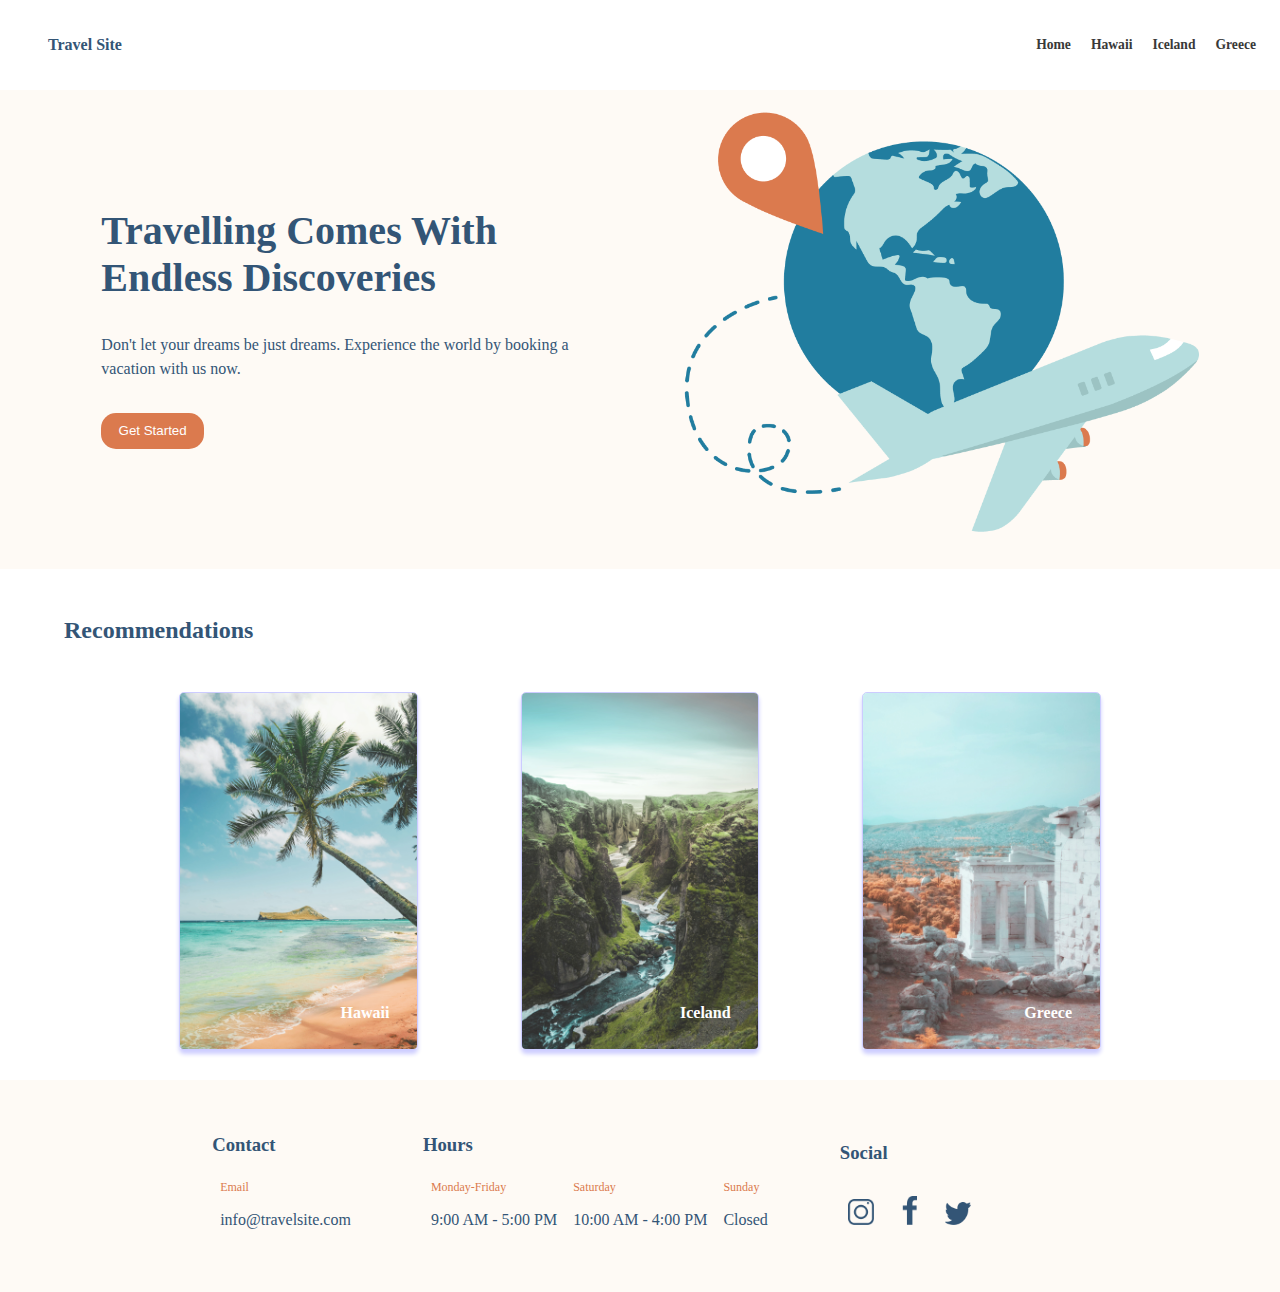
<file: index.html>
<!DOCTYPE html>
<html lang="en">
<head>
    <meta charset="UTF-8">
    <meta http-equiv="X-UA-Compatible" content="IE=edge">
    <meta name="viewport" content="width=device-width, initial-scale=1.0">
    <title>Travel Site</title>
    <link rel="stylesheet" href="./css/global.css">
    <link rel="stylesheet" href="./css/main.css">
</head>
<body>
    <header>
        <nav class="nav-bar">
            <div class="nav-bar__logobox">
                <a href="./index.html" class="nav-bar__logo">Travel Site</a>
            </div>
            <div class="nav-bar__listbox">
                <ul class="nav-bar__list">
                    <li class="nav-bar__item">
                        <a class="nav-bar__link nav-bar__link--active" href="./index.html">Home</a></li>
                    <li class="nav-bar__item">
                        <a class="nav-bar__link" href="./pages/hawaii.html">Hawaii</a></li>
                    <li class="nav-bar__item">
                        <a class="nav-bar__link" href="./pages/iceland.html">Iceland</a></li>
                    <li class="nav-bar__item">
                        <a class="nav-bar__link" href="./pages/greece.html">Greece</a></li>
                </ul>
            </div>
        </nav>
    </header>
    <main>
        <!--Hero section-->
        <section class="intro-section">
            <div class="intro-section__about">
                <h1 class="intro-section__head">Travelling Comes With Endless Discoveries</h1>
                <p class="intro-section__description">Don't let your dreams be just dreams. Experience the world by booking a vacation with us now.</p>
                <div class="intro-section__buttonbox">
                    <button class="intro-section__button">Get Started</button>
                </div>
            </div>
            <div class="hero-picture__container">
                <img src="./assets/Images/hero.png" alt="travelling world">
            </div>
        </section>
        <!--End of hero section-->
        <!--Start of recommendation section-->
        <section class="destination-section">
            <h2>Recommendations</h2>
            <div class="destination-section__container">
                <article class="destination-section__cards">
                    <a href="./pages/hawaii.html"><img src="./assets/Images/hawaii.jpg" alt="beach with palm tree"></a>
                    <a href="./pages/hawaii.html" class="destination-cards__names">Hawaii</a>
                </article>
                <article class="destination-section__cards">
                    <a href="./pages/iceland.html"><img src="./assets/Images/iceland.jpg" alt="mountain valley"></a>
                    <a href="./pages/iceland.html" class="destination-cards__names">Iceland</a>
                </article>
                <article class="destination-section__cards">
                    <a href="./pages/greece.html"><img src="./assets/Images/greece.jpg" alt="white buildings"></a>
                    <a href="./pages/greece.html" class="destination-cards__names">Greece</a>
                </article>
            </div>
        </section>
    </main>  
    <!--End of recommendation section-->  
    <!--Footer starts here-->
    <footer>
        <div class="footer-container">
            <div class="footer-container__box">
                <h3>Contact</h3>
                <div class="footer-container__content">
                    <div>
                        <h4>Email</h4>
                        <p> info@travelsite.com</p>
                    </div>
                </div>
            </div>
            <div class="footer-container__box">
                <h3>Hours</h3>
                <div class="footer-container__content footer-container__content--selected">
                    <div>
                        <h4>Monday-Friday</h4>
                        <p>9:00 AM - 5:00 PM</p>  
                    </div>
                    <div>
                        <h4>Saturday</h4>
                        <p>10:00 AM - 4:00 PM</p>  
                    </div>
                    <div>
                        <h4>Sunday</h4>
                        <p>Closed</p>  
                    </div>
                </div>
            </div>
            <div class="footer-container__box">
                <h3>Social</h3>
                <div class="footer-container__content">
                    <a href="https://www.instagram.com/"><img src=".//assets/Icons/icon-instagram.png" alt="Instagram"></a>
                    <!--modifier used to correct one of the image sizes-->
                    <a href="https://www.facebook.com/"><img class="footer-container__content footer-container__content--fb"src=".//assets/Icons/icon-facebook.png" alt="Facebook"></a>
                    <a href="https://twitter.com/"><img src=".//assets/Icons/icon-twitter.png" alt="Twitter"></a>
                </div>
            </div>
        </div>
    </footer>    
  <!--Footer ends here-->
</body>
</html>
</file>
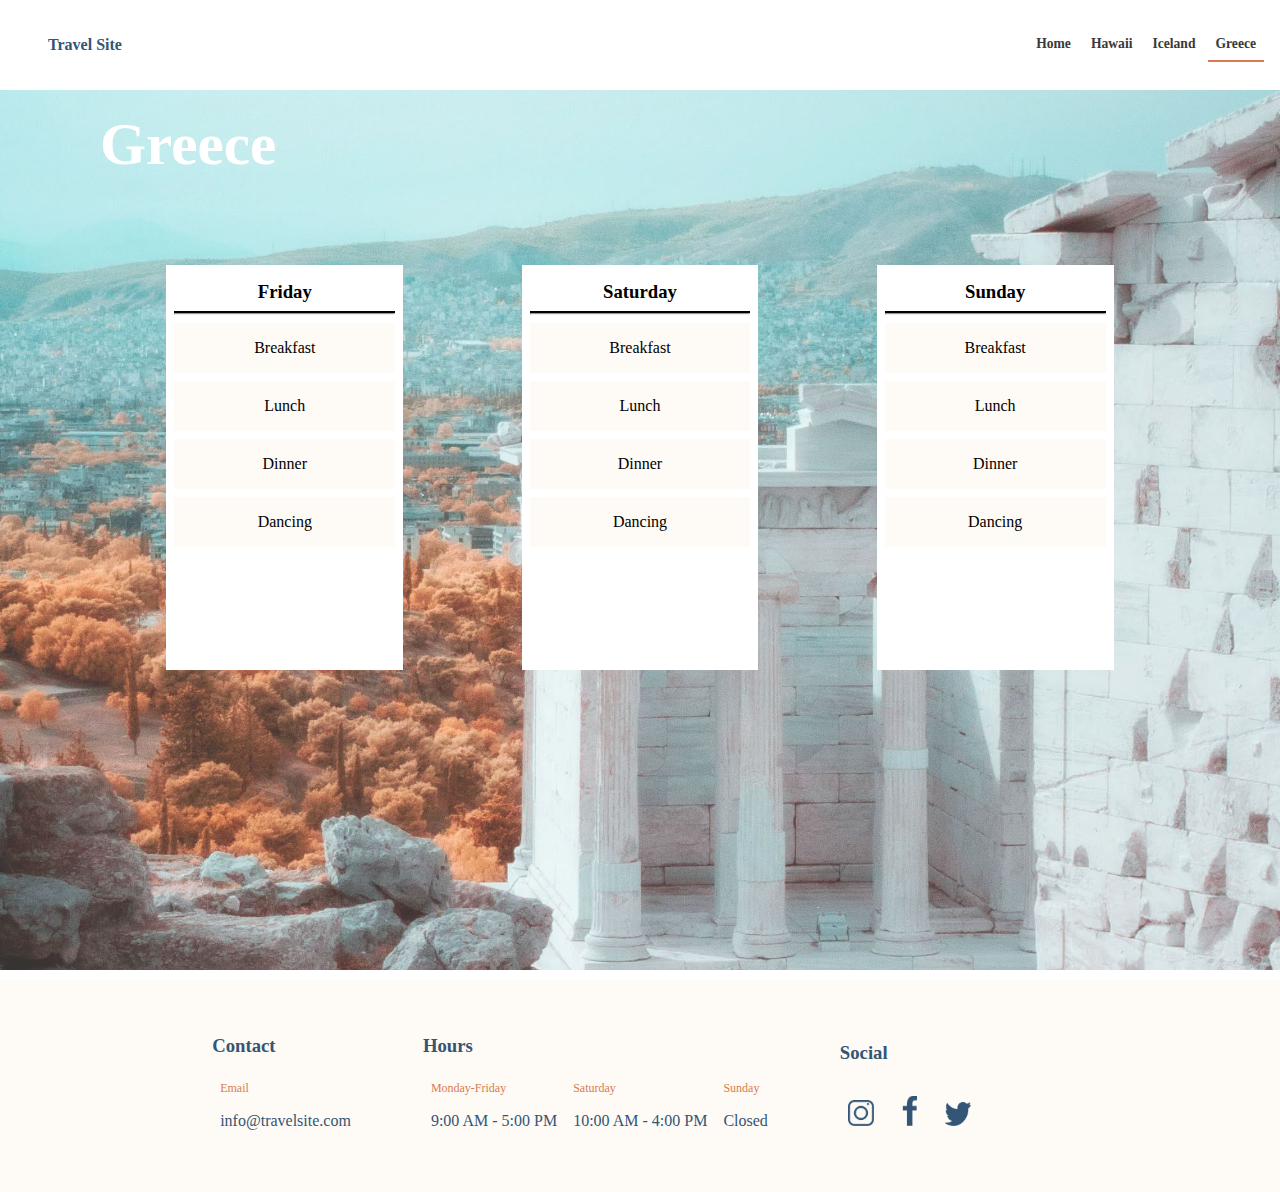
<file: pages/greece.html>
<!DOCTYPE html>
<html lang="en">
<head>
    <meta charset="UTF-8">
    <meta http-equiv="X-UA-Compatible" content="IE=edge">
    <meta name="viewport" content="width=device-width, initial-scale=1.0">
    <title>Greece</title>
    <link rel="stylesheet" href="../css/destinations.css">
    <link rel="stylesheet" href="../css/global.css">
</head>
<body>
    <header>
        <nav class="nav-bar">
            <div class="nav-bar__logobox">
                <a href="../index.html"class="nav-bar__logo">Travel Site</a>
            </div>
            <div class="nav-bar__listbox">
                <ul class="nav-bar__list">
                    <li class="nav-bar__item">
                        <a  class="nav-bar__link" href="../index.html">Home</a></li>
                    <li class="nav-bar__item">
                        <a  class="nav-bar__link" href="./hawaii.html">Hawaii</a></li>
                    <li class="nav-bar__item">
                        <a  class="nav-bar__link" href="./iceland.html">Iceland</a></li>
                    <li class="nav-bar__item nav-bar__item--active"">
                        <a  class="nav-bar__link " href="./greece.html">Greece</a></li>
                </ul>
            </div>
        </nav>
    </header>
    <main>
        <section class="vaccation-content__containergreece">
            <h1>Greece</h1>
            <div class="vaccation-content__innerbox">
                <article class="vaccation-content__cards">
                     <h3>Friday</h3>
                     <hr />
                     <div class="vaccation-content__activities">
                         <ul>
                             <li>Breakfast</li>
                             <li>Lunch</li>
                             <li>Dinner</li>
                             <li>Dancing</li>
                         </ul>
                     </div>            
                </article>
                <article class="vaccation-content__cards">
                     <h3>Saturday</h3>
                     <hr />
                     <div class="vaccation-content__activities">
                         <ul>
                             <li>Breakfast</li>
                             <li>Lunch</li>
                             <li>Dinner</li>
                             <li>Dancing</li>
                         </ul>
                     </div>
               </article>
               <article class="vaccation-content__cards">
                     <h3>Sunday</h3>
                     <hr />
                     <div class="vaccation-content__activities">
                         <ul>
                             <li>Breakfast</li>
                             <li>Lunch</li>
                             <li>Dinner</li>
                             <li>Dancing</li>
                         </ul>
                     </div>
                </article>
            </div>
        </section>
    </main>
    <footer>
        <div class="footer-container">
            <div class="footer-container__box">
                <h3>Contact</h3>
                <div class="footer-container__content">
                    <div>
                        <h4>Email</h4>
                        <p> info@travelsite.com</p>
                    </div>
                </div>
            </div>
            <div class="footer-container__box">
                <h3>Hours</h3>
                <div class="footer-container__content footer-container__content--selected">
                    <div>
                        <h4>Monday-Friday</h4>
                        <p>9:00 AM - 5:00 PM</p>  
                    </div>
                    <div>
                        <h4>Saturday</h4>
                        <p>10:00 AM - 4:00 PM</p>  
                    </div>
                    <div>
                        <h4>Sunday</h4>
                        <p>Closed</p>  
                    </div>
                </div>
            </div>
            <div class="footer-container__box">
                <h3>Social</h3>
                <div class="footer-container__content">
                    <a href="https://www.instagram.com/"><img src="../assets/Icons/icon-instagram.png" alt="Instagram"></a>
                    <a href="https://www.facebook.com/"><img class="footer-container__content footer-container__content--fb" src="../assets/Icons/icon-facebook.png" alt="Facebook"></a>
                    <a href="https://twitter.com/"><img src="../assets/Icons/icon-twitter.png" alt="Twitter"></a>
                </div>    
            </div>
        </div>
    </footer>    
  <!--Footer ends here-->
</body>
</html>
</file>
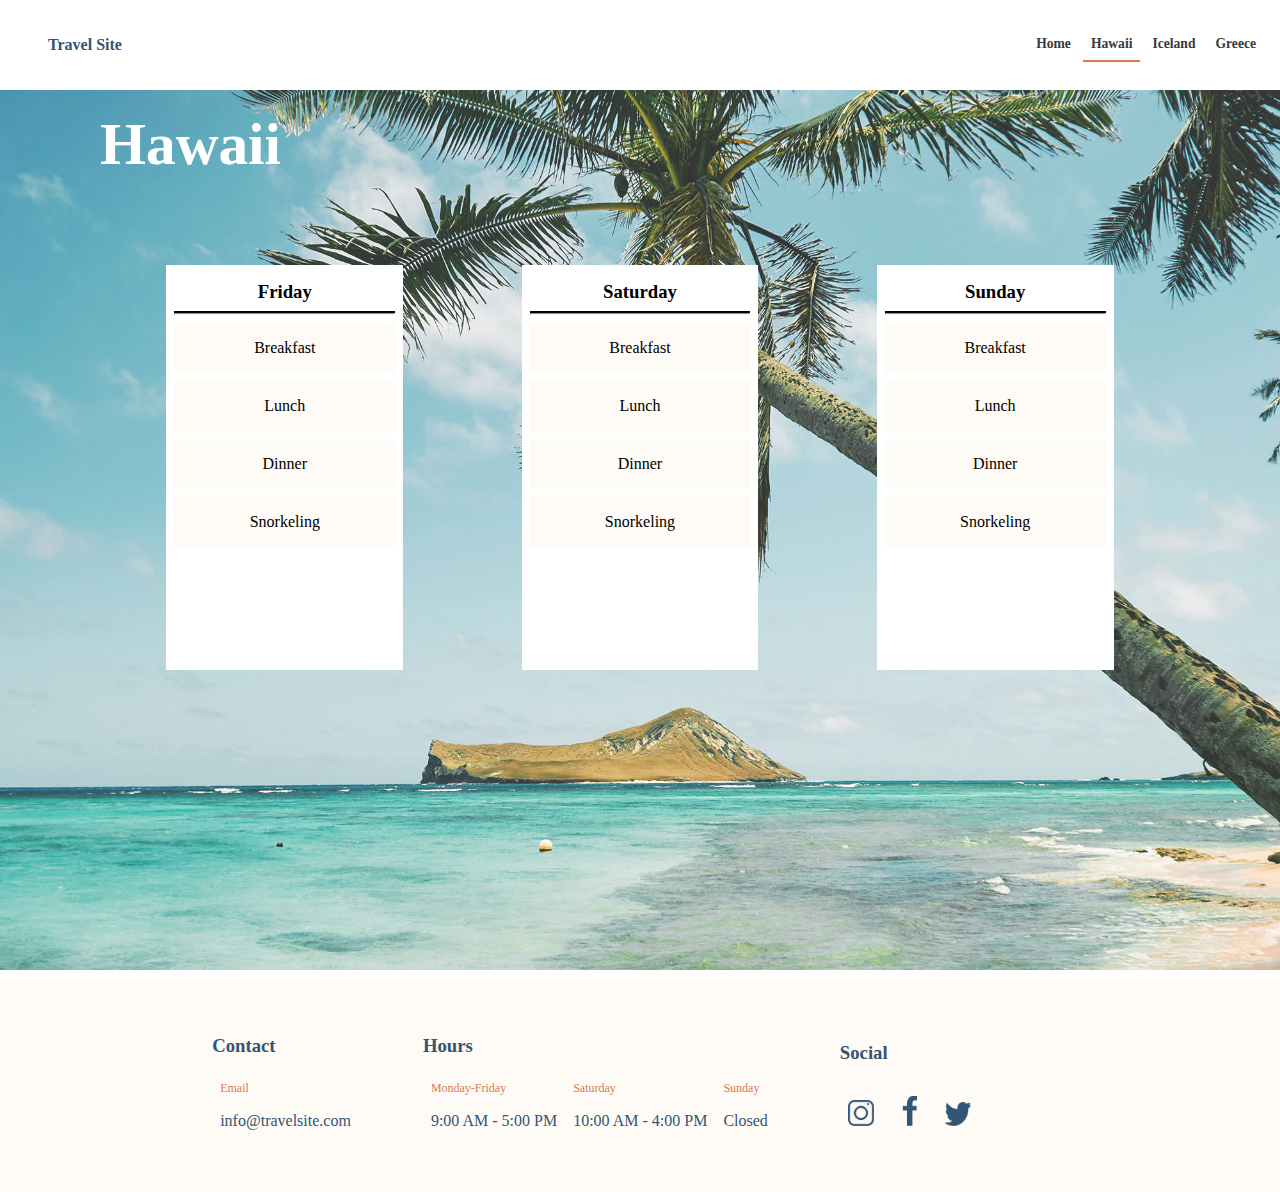
<file: pages/hawaii.html>
<!DOCTYPE html>
<html lang="en">
<head>
    <meta charset="UTF-8">
    <meta http-equiv="X-UA-Compatible" content="IE=edge">
    <meta name="viewport" content="width=device-width, initial-scale=1.0">
    <title>Hawaii</title>
    <link rel="stylesheet" href="../css/destinations.css">
    <link rel="stylesheet" href="../css/global.css">
</head>
<body>
    <header>
        <nav class="nav-bar">
            <div class="nav-bar__logobox">
                <a href="../index.html" class="nav-bar__logo">Travel Site</a>
            </div>
            <div class="nav-bar__listbox">
                <ul class="nav-bar__list">
                    <li class="nav-bar__item">
                        <a href="../index.html">Home</a></li>
                    <li class="nav-bar__item nav-bar__item--active ">
                        <a href="./hawaii.html">Hawaii</a></li>
                    <li class="nav-bar__item">
                        <a href="./iceland.html">Iceland</a></li>
                    <li class="nav-bar__item">
                        <a href="./greece.html">Greece</a></li>
                </ul>
            </div>
        </nav>
    </header>
    <main>
        <section class="vaccation-content__containerhawaii">
            <h1>Hawaii</h1>
            <div class="vaccation-content__innerbox">
                <article class="vaccation-content__cards">
                     <h3>Friday</h3>
                     <hr />
                     <div class="vaccation-content__activities">
                         <ul>
                             <li>Breakfast</li>
                             <li>Lunch</li>
                             <li>Dinner</li>
                             <li>Snorkeling</li>
                         </ul>
                    </div>            
                </article>
                <article class="vaccation-content__cards">
                     <h3>Saturday</h3>
                     <hr />
                     <div class="vaccation-content__activities">
                         <ul>
                             <li>Breakfast</li>
                             <li>Lunch</li>
                             <li>Dinner</li>
                             <li>Snorkeling</li>
                         </ul>
                     </div>
                </article>
                <article class="vaccation-content__cards">
                     <h3>Sunday</h3>
                     <hr />
                     <div class="vaccation-content__activities">
                         <ul>
                             <li>Breakfast</li>
                             <li>Lunch</li>
                             <li>Dinner</li>
                             <li>Snorkeling</li>
                         </ul>
                     </div>
                </article>
            </div>
       </section>   
    </main>
    <footer>
        <div class="footer-container">
            <div class="footer-container__box">
                <h3>Contact</h3>
                <div class="footer-container__content">
                    <div>
                        <h4>Email</h4>
                        <p> info@travelsite.com</p>
                    </div>
                </div>
            </div>
            <div class="footer-container__box">
                <h3>Hours</h3>
                <div class="footer-container__content footer-container__content--selected">
                    <div>
                        <h4>Monday-Friday</h4>
                        <p>9:00 AM - 5:00 PM</p>  
                    </div>
                    <div>
                        <h4>Saturday</h4>
                        <p>10:00 AM - 4:00 PM</p>  
                    </div>
                    <div>
                        <h4>Sunday</h4>
                        <p>Closed</p>  
                    </div>
                </div>
            </div>
            <div class="footer-container__box">
                <h3>Social</h3>
                <div class="footer-container__content">
                    <a href="https://www.instagram.com/"><img src="../assets/Icons/icon-instagram.png" alt="Instagram"></a>
                    <a href="https://www.facebook.com/"><img class="footer-container__content footer-container__content--fb" src="../assets/Icons/icon-facebook.png" alt="Facebook"></a>
                    <a href="https://twitter.com/"><img src="../assets/Icons/icon-twitter.png" alt="Twitter"></a>
                </div>
            </div>
        </div>
    </footer>    
</body>
</html>
</file>
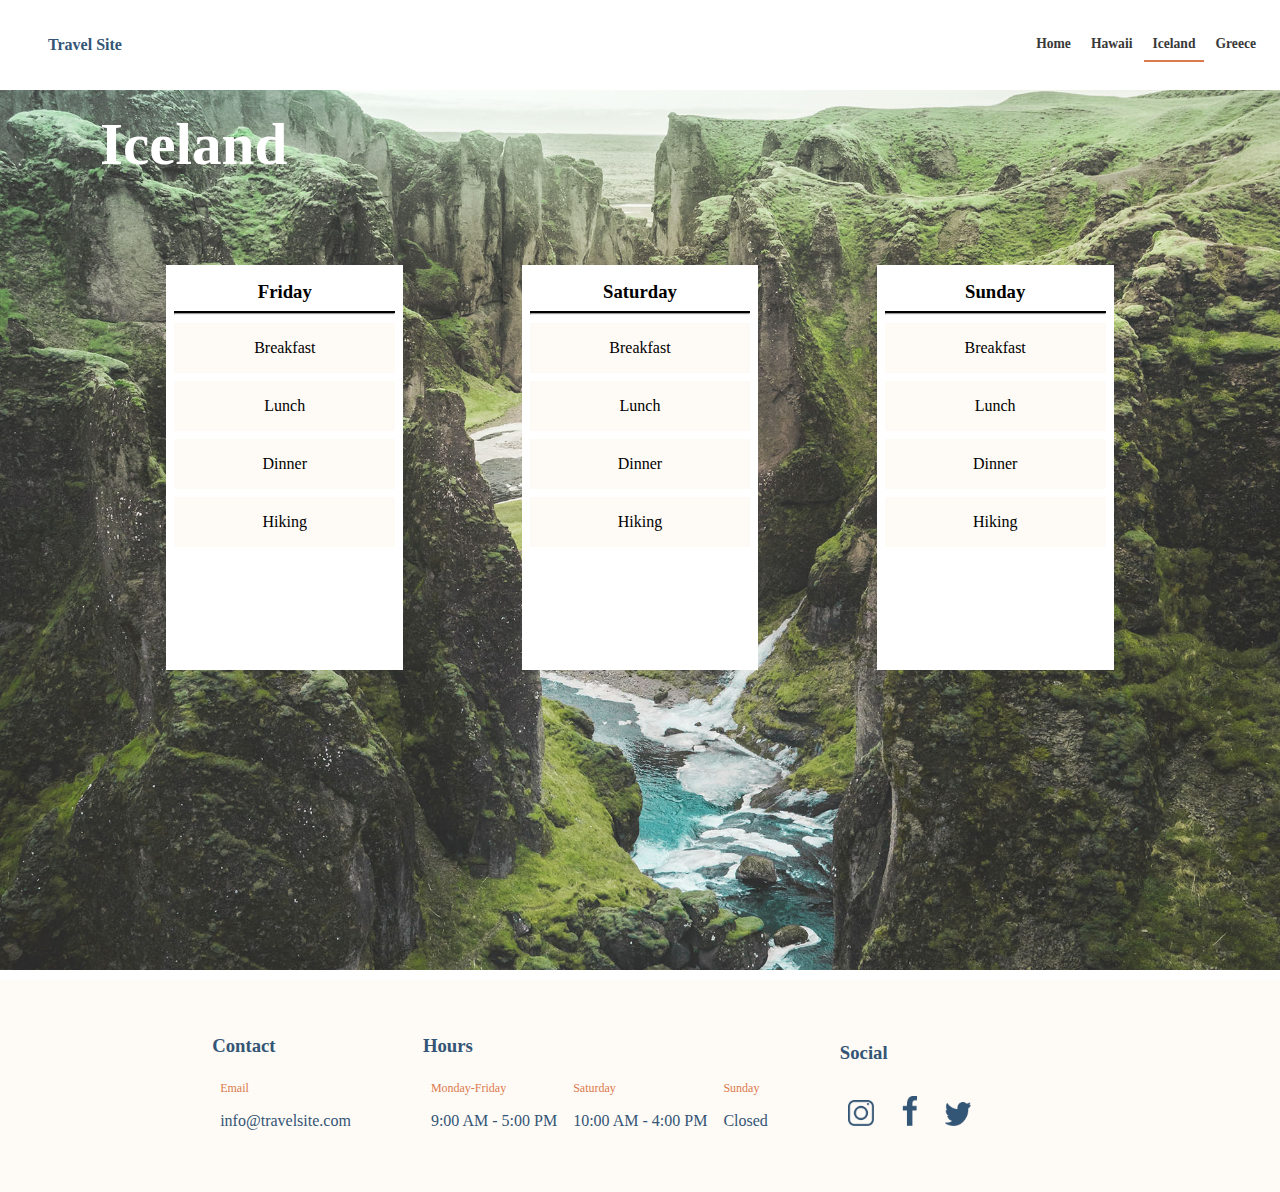
<file: pages/iceland.html>
<!DOCTYPE html>
<html lang="en">
<head>
    <meta charset="UTF-8">
    <meta http-equiv="X-UA-Compatible" content="IE=edge">
    <meta name="viewport" content="width=device-width, initial-scale=1.0">
    <title>Iceland</title>
    <link rel="stylesheet" href="../css/destinations.css">
    <link rel="stylesheet" href="../css/global.css">
</head>
<body>
    <header>
        <nav class="nav-bar">
            <div class="nav-bar__logobox">
                <a href="../index.html"class="nav-bar__logo">Travel Site</a>
            </div>
            <div class="nav-bar__listbox">
                <ul class="nav-bar__list">
                    <li class="nav-bar__item"><a href="../index.html">Home</a></li>
                    <li class="nav-bar__item"><a href="./hawaii.html">Hawaii</a></li>
                    <li class="nav-bar__item nav-bar__item--active"><a href="./iceland.html">Iceland</a></li>
                    <li class="nav-bar__item"><a href="./greece.html">Greece</a></li>
                </ul>
            </div>
        </nav>
    </header>
    <main>
       <section class="vaccation-content__containericeland">
            <h1>Iceland</h1>
            <div class="vaccation-content__innerbox">
                 <article class="vaccation-content__cards">
                     <h3>Friday</h3>
                     <hr />
                     <div class="vaccation-content__activities">
                         <ul>
                             <li>Breakfast</li>
                             <li>Lunch</li>
                             <li>Dinner</li>
                             <li>Hiking</li>
                         </ul>
                     </div>            
                 </article>
                 <article class="vaccation-content__cards">
                     <h3>Saturday</h3>
                     <hr />
                     <div class="vaccation-content__activities">
                         <ul>
                             <li>Breakfast</li>
                             <li>Lunch</li>
                             <li>Dinner</li>
                             <li>Hiking</li>
                         </ul>
                     </div>
                 </article>
                 <article class="vaccation-content__cards">
                     <h3>Sunday</h3>
                     <hr />
                     <div class="vaccation-content__activities">
                         <ul>
                             <li>Breakfast</li>
                             <li>Lunch</li>
                             <li>Dinner</li>
                             <li>Hiking</li>
                         </ul>
                     </div>
                </article>
            </div> 
        </section>
    </main>
    <footer>
        <div class="footer-container">
            <div class="footer-container__box">
                <h3>Contact</h3>
                <div class="footer-container__content">
                    <div>
                        <h4>Email</h4>
                        <p> info@travelsite.com</p>
                    </div>
                </div>
            </div>
            <div class="footer-container__box">
                <h3>Hours</h3>
                <div class="footer-container__content footer-container__content--selected">
                    <div>
                        <h4>Monday-Friday</h4>
                        <p>9:00 AM - 5:00 PM</p>  
                    </div>
                    <div>
                        <h4>Saturday</h4>
                        <p>10:00 AM - 4:00 PM</p>  
                    </div>
                    <div>
                        <h4>Sunday</h4>
                        <p>Closed</p>  
                    </div>
                </div>
            </div>
            <div class="footer-container__box">
                <h3>Social</h3>
                <div class="footer-container__content">
                    <a href="https://www.instagram.com/"><img src="../assets/Icons/icon-instagram.png" alt="Instagram"></a>
                    <a href="https://www.facebook.com/"><img class="footer-container__content footer-container__content--fb" src="../assets/Icons/icon-facebook.png" alt="Facebook"></a>
                    <a href="https://twitter.com/"><img src="../assets/Icons/icon-twitter.png" alt="Twitter"></a>
                </div>
            </div>
        </div>
    </footer>    
  <!--Footer ends here-->
</body>
</html>
</file>
<file: css/global.css>
*, *::before, *::after {
    box-sizing: border-box;
  }

*{
    margin:0rem;
    padding:0rem;
}

body {
    font-family: Verdana;
    padding: 0rem;
    box-sizing: inherit;
    width:100%;
    margin: 0rem;
    overflow-x: hidden;
  }

header{
    position: fixed;
    top: 0;
    left: 0;
    margin: auto;
    width: 100%;
    height: 10vh; 
}

.nav-bar{
    display: flex;
    justify-content: space-between;
    align-items: center;
    background-color: #FFFFFF;
    margin-top: 0rem;
    height: 10vh; 
}

.nav-bar__logo{
    color:#335576;
    cursor: pointer;
    text-decoration: none;
    margin-left: 3rem;
    font-weight: bolder;
}

.nav-bar__list{
    list-style: none;
    padding:1em;
}

.nav-bar__item{
    display: inline-flex;
    padding:0.5em;
}

.nav-bar__list li a{
    text-decoration: none;
    color: #393939;
    font-weight: 600;
    font-size: 0.85rem;
}
.nav-bar__list  li:hover{
border-bottom: 2px solid #DB7A4E;
}

.nav-bar__item--active{
    border-bottom: 2px solid #DB7A4E;
}

main{
    margin-top: 70px;
}

footer{
    padding:1rem;
    margin-top: 10px;
    background-color: #FEFAF5;
}
.footer-container{
    display: flex;
    padding: 1rem;
    justify-content:center;
    align-items: center;
    height:20vh;
    width:100%;
}

.footer-container__box, .footer-container__content{
    padding:0.5rem;
}

.footer-container__content--selected{
    display:flex;
}

.footer-container__box h3, h4, p{
    padding:0.5rem;
    text-align: left;}

.footer-container__box{
    margin-left: 2rem;
}

h4{
    color:#DB7A4E;
    font-size:12px;
    font-weight: 500;
}
.footer-container__box h3, p{
    color:#335576;
}
.footer-container__content img{
    width:10%;
    margin: 1rem 1rem 0 0.5rem;

}
img.footer-container__content--fb{
    width:6%;
    padding:0;
}
</file>
<file: css/main.css>
.intro-section{
    background-color: #FEFAF5;
    padding:0.3rem;
    display:flex;
    justify-content: center;
    align-items: center;
}
.intro-section__about{
    padding:1rem;
    display: flex;
    flex-direction: column;
    align-content: center;
    margin:1rem;
    width:45%;
}

.intro-section__head{
    padding:1rem;
    color:#335576;
    font-size: 2.5em;
}

.intro-section__description{
    padding:1rem;
    text-align: left;
    line-height: 1.5;
    color: #335576;
}
.intro-section__button{
    border-radius: 15px;
    background-color: #DB7A4E;
    color: #FFFFFF;
    text-align: center;
    text-decoration: none;
    margin-left:1rem;
    margin-top: 1rem;
    border:none;
    width:19%;
    height:4vh;
}

.hero-picture__container{
    padding:1rem;
}

.hero-picture__container img{
    padding:0.7rem;
    width:42vw;
}

.destination-section{
    margin-top:1rem;
    padding:1rem;
}
.destination-section h2{
    width:20%;
    padding: 1rem;
    margin-left: 2rem;
    margin-bottom: 2rem;
    color:#335576;

}
.destination-section__cards a img{
    width:70%;
    border-radius: 5px;
    border: 1px solid rgba(0, 0, 255, 0.20);
    box-shadow: 0px 4px 4px rgba(0, 0, 255, 0.20);
}
.destination-section__cards a img:hover{
    border: black;
}
.destination-section__container{
    display: flex;
    justify-content: space-around;
    align-items: center;
    margin-left:7rem;
    margin-right: 7rem;
}
.destination-section__cards{
    display: flex;
    flex-direction: column;
    text-align: center;
    align-items: center;
    position: relative;
}

.destination-cards__names{
    position:absolute;
    bottom: 2rem;
    right: 5rem; 
    color:#FFFFFF;
    font-weight: bolder;
    text-decoration: none;
}
</file>
<file: css/destinations.css>
main{
    width:100%;
}
.vaccation-content__containerhawaii, .vaccation-content__containergreece, .vaccation-content__containericeland{
    margin-top: 5px;
    background: no-repeat center center;
    width:100%;
    background-size: cover;
    height:100vh;
    padding:1rem;
    text-align: center;
    color:black;
}

main h1{
    text-align: left;
    padding: 1.5rem;
    font-size: 3.7rem;
    margin-left: 60px;
    color:#fff;}

.vaccation-content__containerhawaii{
    background-image: url("../assets/Images/hawaii.jpg");
}

.vaccation-content__containergreece{
    background-image: url("../assets/Images/greece.jpg");
}

.vaccation-content__containericeland{
    background-image: url("../assets/Images/iceland.jpg");
}


.vaccation-content__innerbox{
    display: flex;
    justify-content: space-evenly;
    padding: 2rem;
    width:100%;
    vertical-align: middle;
    margin-top: 30px;
}

.vaccation-content__cards h3{
    padding:0.5rem;
    border-bottom: 2px solid black;
}

.vaccation-content__cards{
    background-color: #fff;
    width:20%;
    height:45vh;
    padding: 0.5rem;
}

.vaccation-content__activities li{
    list-style: none;
    padding: 1rem;
    margin-top: 8px;
    background-color:#FEFAF5 ;
    font-weight: 500;
}
</file>
